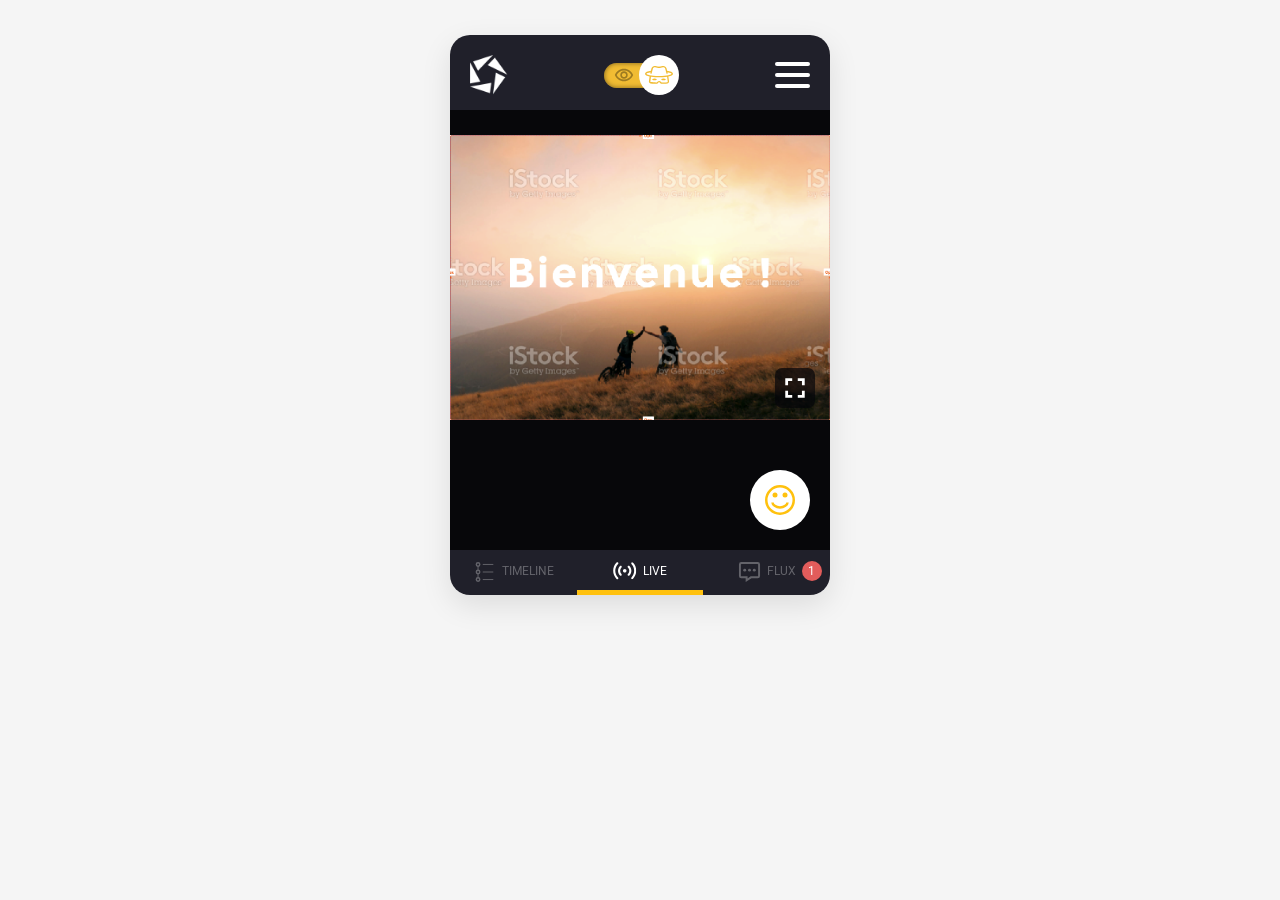
<file: docs/index.html>
<!DOCTYPE html>
<html lang="en">

<head>
    <meta charset="UTF-8">
    <title>Hello Wisembly :)</title>
    <link rel="preconnect" href="https://fonts.gstatic.com">
    <link href="https://fonts.googleapis.com/css2?family=Roboto:wght@700&display=swap" rel="stylesheet">
    <link rel="stylesheet" href="style.css">
    <script src="https://code.jquery.com/jquery-3.5.1.min.js" integrity="sha256-9/aliU8dGd2tb6OSsuzixeV4y/faTqgFtohetphbbj0=" crossorigin="anonymous"></script>
    <script src="script.js"></script>
</head>

<body>
    <div id="global-container">
        <header>
            <img id="logo" src="assets/signe-logo-white@3x.png" alt="Logo Wisembly">
            <div id="anonyme-switch">
                <div id="switch-path"></div>
                <div id="switch-state"></div>
            </div>
            <nav>
                <div id="menu-hamb">
                    <div class="bar"></div>
                    <div class="bar"></div>
                    <div class="bar"></div>
                </div>
            </nav>
        </header>
        <main>
            <div id="content-container">
                <div id="content-img">
                    <img src="assets/slide.png" alt="Slide 1">
                    <div id="img-fullscreen"></div>
                </div>
            </div>
            <div id="opinion-container">
                <div id="opinion-button"></div>
                <div id="opinion-content">
                    <div class="opinion-smiley"></div>
                    <div class="opinion-smiley"></div>
                    <div class="opinion-smiley"></div>
                    <div class="opinion-smiley"></div>
                    <div class="opinion-smiley"></div>
                </div>
            </div>
        </main>
        <footer>
            <div class="tab-bar">
                <div class="tab-element">
                    <img src="assets/ico-timeline.svg" alt=""><span>Timeline</span>
                </div>
                <div class="tab-element selected">
                    <img src="assets/ico-live.svg" alt=""><span>Live</span>
                </div>
                <div class="tab-element notif">
                    <img src="assets/ico-flux.svg" alt=""><span>Flux</span>
                </div>
                <div id="tab-bar-line"></div>
            </div>
        </footer>
    </div>
</body>

</html>
</file>
<file: docs/style.css>
/* Init */

* {
    margin: 0;
    padding: 0;
    font-size: 100%;
    font-weight: 400;
    text-decoration: none;
    line-height: 1;
    list-style: none;
}

body {
    padding: 35px 0;
    background-color: #f5f5f5;
}

#global-container {
    width: 380px;
    height: 560px;
    margin: 0 auto;
    border-radius: 20px;
    background-color: #fff;
    box-shadow: 0 10px 30px rgba(0, 0, 0, 0.1);
    font-family: 'Roboto', sans-serif;
    overflow: hidden;
}

/* Header */

header {
    display: flex;
    height: 75px;
    padding: 20px 20px 15px;
    box-sizing: border-box;
    align-items: center;
    justify-content: space-between;
    background-color: #20202A;
}

#logo {
    height: 100%;
}

#anonyme-switch {
    position: relative;
    cursor: pointer;
}

#switch-path {
    width: 60px;
    height: 25px;
    border-radius: 15px;
    box-shadow: inset 0 0 5px rgba(0, 0, 0, 0.5);
    background-color: #f1bc33;
    background-image: url(assets/ico-eye-dark.svg);
    background-size: 20px auto;
    background-position: left 10px center;
    background-repeat: no-repeat;
    transition: .3s;
}


#switch-state {
    position: absolute;
    width: 40px;
    height: 40px;
    top: -7.5px;
    right: -15px;
    border-radius: 100%;
    background-color: #fff;
    background-image: url(assets/ico-anonyme-dark.svg);
    background-size: 70%;
    background-position: center;
    background-repeat: no-repeat;
    transition: .3s;
}

.visible #switch-path {
    background-color: #d8d8d8;
    background-image: url(assets/ico-anonyme-dark-black.svg);
    background-position: right 10px center;
}

.visible #switch-state {
    right: 32.5px;
    background-image: url(assets/ico-eye-dark.svg);
}

#menu-hamb {
    width: 50px;
    padding-left: 15px;
    box-sizing: border-box;
    cursor: pointer;
}

#menu-hamb .bar {
    height: 4px;
    margin: 7px 0;
    border-radius: 2px;
    background-color: #fff;
    transition: .25s ease-out;
}

.active .bar:nth-of-type(1) {
    transform: rotate(-45deg) translate(-3px, 12.5px);
}

.active .bar:nth-of-type(2) {
    opacity: 0;
}

.active .bar:nth-of-type(3) {
    transform: rotate(45deg) translate(-3px, -12.5px);
}

/* Content */

main {
/*    opacity: .5;*/
    position: relative;
    height: calc(100% - 120px);
    padding: 25px 0;
    box-sizing: border-box;
    background-color: #07070A;
}

#content-img {
    position: relative;
}

#content-img img {
    width: 100%;
}

#img-fullscreen {
    position: absolute;
    width: 40px;
    height: 40px;
    bottom: 15px;
    right: 15px;
    border-radius: 7px;
    background-color: rgba(7, 7, 10, 0.7);
    background-image: url(assets/ico-fullscreen.svg);
    background-size: 50%;
    background-position: center;
    background-repeat: no-repeat;
    cursor: pointer;
    transition: .25s;
}

#img-fullscreen:hover {
    background-color: #07070a;
}

/* Opinion */

#opinion-container {
    position: absolute;
    left: 20px;
    right: 20px;
    bottom: 20px;
    right: 20px;
}

#opinion-button {
    width: 60px;
    height: 60px;
    margin-left: auto;
    border-radius: 100%;
    background-color: #fff;
    background-image: url(assets/smiley.svg);
    background-position: center;
    background-size: 50%;
    background-repeat: no-repeat;
    cursor: pointer;
    transition: .25s;
}

#opinion-button:active {
    transform: scale(0.905);
}

#opinion-content {
    display: flex;
    justify-content: space-between;
    position: absolute;
    width: 100%;
    height: 65px;
    top: -85px;
    right: 0;
    padding: 15px 20px;
    box-sizing: border-box;
    border-radius: 10px;
    background-color: #fff;
    opacity: 0;
    transform-origin: 90% 100%;
    transform: scale(0) translate(25px, 50px);
    transition: .35s cubic-bezier(0.6, -0.18, 0.74, 0.05);
}

#opinion-content::after {
    content: "";
    position: absolute;
    width: 0;
    height: 0;
    bottom: -10px;
    right: 20px;
    border-style: solid;
    border-width: 10px 10px 0 10px;
    border-color: #ffffff transparent transparent transparent;
}

#opinion-content.open {
    opacity: 1;
    transform: scale(1) translate(0px, 0px);
    transition: .25s ease-out;
}

.opinion-smiley {
    width: 35px;
    height: 35px;
    border-radius: 100%;
    background-size: 100%;
    cursor: pointer;
    transition: box-shadow .25s cubic-bezier(0, 1.25, .75, 1.5);
}

.opinion-smiley.selected {
    box-shadow: 0 0 0 7px rgba(241, 188, 51, 0.35);
}

.open .opinion-smiley {
    transform: scale(0);
}

.opinion-smiley:nth-of-type(1) {
    background-image: url(assets/like.svg);
}

.opinion-smiley:nth-of-type(2) {
    background-image: url(assets/intello.svg);
}

.opinion-smiley:nth-of-type(3) {
    background-image: url(assets/bof.svg);
}

.opinion-smiley:nth-of-type(4) {
    background-image: url(assets/pas-compris.svg);
}

.opinion-smiley:nth-of-type(5) {
    background-image: url(assets/pas-content.svg);
}

.open .opinion-smiley:nth-of-type(1) {
    animation: opinion-smileys .25s .25s forwards;
}

.open .opinion-smiley:nth-of-type(2) {
    animation: opinion-smileys .25s .35s forwards;
}

.open .opinion-smiley:nth-of-type(3) {
    animation: opinion-smileys .25s .45s forwards;
}

.open .opinion-smiley:nth-of-type(4) {
    animation: opinion-smileys .25s .55s forwards;
}

.open .opinion-smiley:nth-of-type(5) {
    animation: opinion-smileys .25s .65s forwards;
}

@keyframes opinion-smileys {
    0% {
        transform: scale(0);
    }
    
    100% {
        transform: scale(1);
    }
}

/* Tab bar */

footer {
    height: 45px;
    background-color: #20202a;
    text-transform: uppercase;
    font-size: 12px;
    font-weight: 700;
    color: #fff;
}

.tab-bar {
    position: relative;
    display: flex;
}

#tab-bar-line {
    position: absolute;
    width: calc(100% / 3);
    height: 5px;
    bottom: -1px;
    left: calc(100% / 3);
    background-color: #ffc10e;
    transition: .25s;
}

.tab-element {
    position: relative;
    width: calc(100% / 3);
    padding: 12px 0;
    text-align: center;
    cursor: pointer;
}

.tab-element.selected img, .tab-element.selected span {
    opacity: 1;
    transition: .25s;
}

.tab-element.notif::after {
    content: "1";
    position: absolute;
    width: 20px;
    height: 20px;
    top: 11px;
    right: 8px;
    padding: 4px 2px;
    box-sizing: border-box;
    border-radius: 100%;
    background-color: #e25c5b;
    font-size: 12px;
}

.tab-element img {
    width: 25px;
    max-height: 20px;
    margin-right: 5px;
    vertical-align: middle;
    opacity: .3;
}

.tab-element span {
    opacity: .3;
}
</file>
